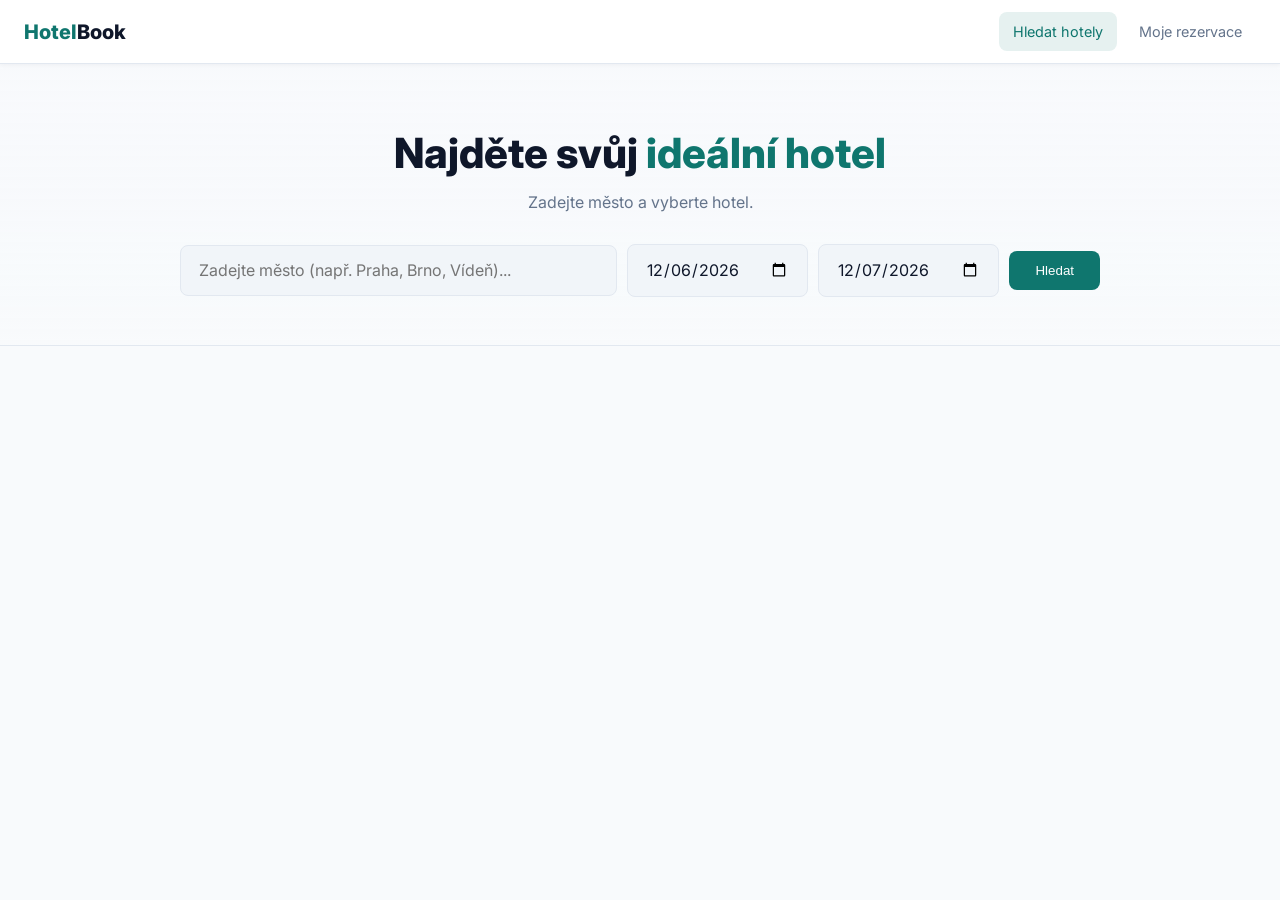
<file: index.html>
<!DOCTYPE html>
<html lang="cs">
<head>
  <meta charset="UTF-8">
  <meta name="viewport" content="width=device-width, initial-scale=1.0">
  <meta name="description" content="HotelBook – vyhledávejte hotely a rezervujte pokoje online">
  <meta name="theme-color" content="#0f172a">
  <title>HotelBook – Vyhledávání hotelů</title>
  <link rel="manifest" href="manifest.json">
  <link rel="icon" href="icons/icon-192.png" type="image/png">
  <link rel="preconnect" href="https://fonts.googleapis.com">
  <link href="https://fonts.googleapis.com/css2?family=Inter:wght@400;500;600;700;800&display=swap" rel="stylesheet">
  <link rel="stylesheet" href="css/style.css">
</head>
<body>
  <div class="offline-banner" id="offline-banner">
    Jste offline. Zobrazujeme uložená data.
  </div>
  <nav class="nav">
    <span class="nav-logo">Hotel<span>Book</span></span>
    <ul class="nav-links">
      <li><a href="index.html" class="active">Hledat hotely</a></li>
      <li><a href="reservations.html">Moje rezervace</a></li>
    </ul>
  </nav>
  <section class="hero">
    <h1 class="hero-title">Najděte svůj <span class="accent">ideální hotel</span></h1>
    <p class="hero-subtitle">Zadejte město a vyberte hotel.</p>
    <form class="search-form" id="search-form" autocomplete="off">
      <input
        type="text"
        class="form-input"
        id="search-input"
        placeholder="Zadejte město (např. Praha, Brno, Vídeň)..."
        aria-label="Zadejte město"
      >
      <input type="date" class="form-input date-input" id="checkin-input" aria-label="Datum příjezdu">
      <input type="date" class="form-input date-input" id="checkout-input" aria-label="Datum odjezdu">
      <button type="button" class="btn btn-primary" id="search-button">Hledat</button>
    </form>
    <div class="recent-searches" id="recent-searches" style="display:none"></div>
  </section>
  <div class="spinner-wrap" id="spinner" style="display:none">
    <div class="spinner"></div>
  </div>
  <div class="page-content" id="search-error" style="display:none">
    <div class="alert alert-error visible">
      <span class="error-msg"></span>
    </div>
  </div>
  <div class="page-content" id="no-results" style="display:none">
    <div class="empty-state">
      <h3>Žádné hotely nenalezeny</h3>
      <p>Pro <span class="no-results-query"></span> nebyly nalezeny žádné hotely. Zkuste jiné město.</p>
    </div>
  </div>
  <div class="map-info-bar" id="results-section" style="display:none">
    <div>
      <strong>Hotely v: <span id="results-query"></span></strong>
      <span class="text-muted" id="results-count"></span>
    </div>
    <div class="maps-actions">
      <a class="btn btn-outline btn-sm" id="maps-route-link" target="_blank" rel="noopener">Trasa</a>
    </div>
  </div>
  <main class="page-content" id="results-list" style="display:none">
    <div class="hotels-grid" id="hotel-results"></div>
  </main>
  <script src="script.js"></script>
</body>
</html>
</file>
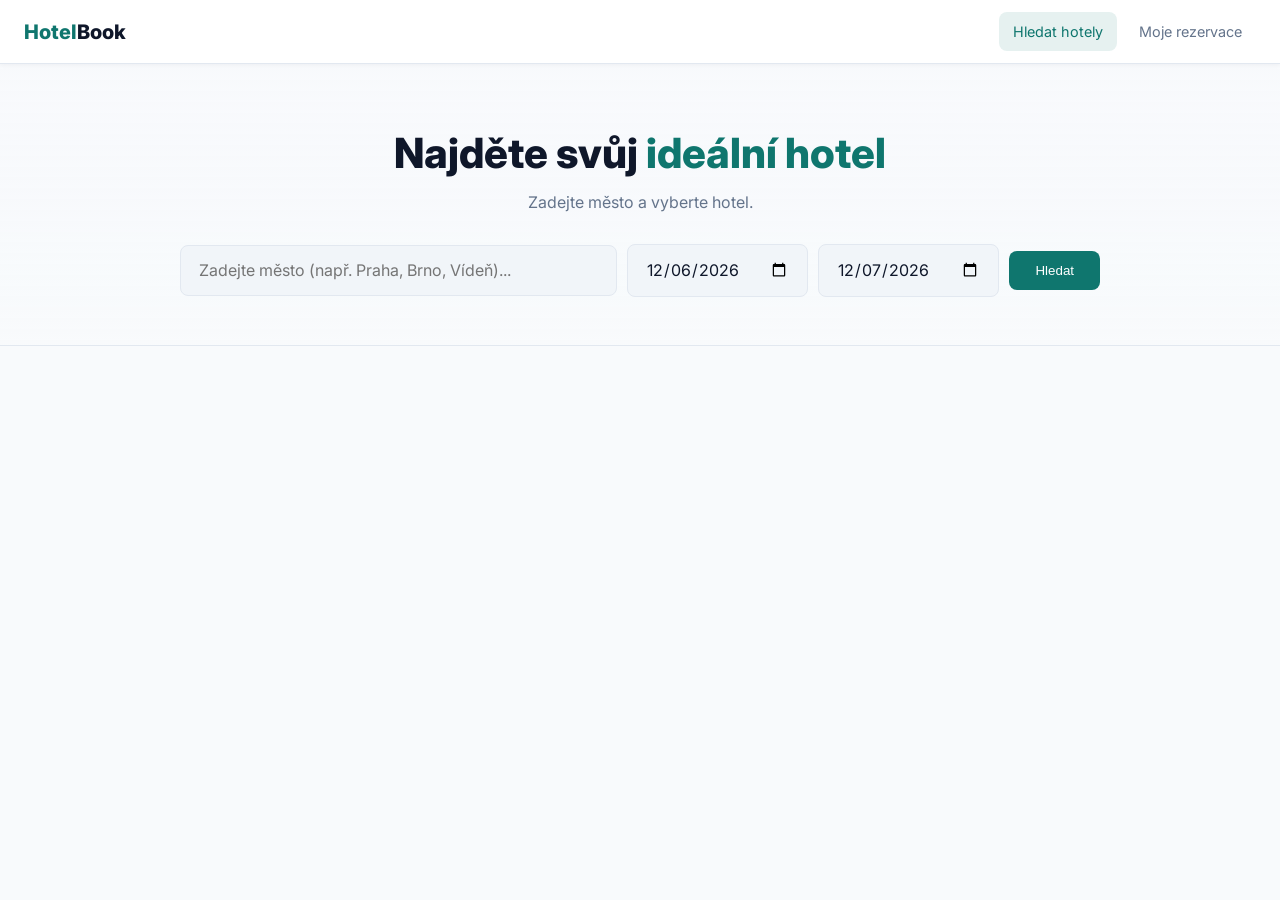
<file: hotel.html>
<!DOCTYPE html>
<html lang="cs">
<head>
  <meta charset="UTF-8">
  <meta name="viewport" content="width=device-width, initial-scale=1.0">
  <meta name="theme-color" content="#1a1a2e">
  <title>Detail hotelu – HotelBook</title>
  <link rel="manifest" href="manifest.json">
  <link rel="icon" href="icons/icon-192.png" type="image/png">
  <link rel="preconnect" href="https://fonts.googleapis.com">
  <link href="https://fonts.googleapis.com/css2?family=Inter:wght@400;500;600;700;800&display=swap" rel="stylesheet">
  <link rel="stylesheet" href="css/style.css">
</head>
<body>
  <div class="offline-banner" id="offline-banner">
    Jste offline. Zobrazujeme uložená data.
  </div>
  <nav class="nav">
    <a href="index.html" class="nav-logo">Hotel<span>Book</span></a>
    <ul class="nav-links">
      <li><a href="index.html">Hledat hotely</a></li>
      <li><a href="reservations.html">Moje rezervace</a></li>
    </ul>
  </nav>
  <div class="spinner-wrap" id="detail-spinner">
    <div class="spinner"></div>
  </div>
  <div id="detail-content" style="display:none">
    <div class="hotel-detail-header">
      <div class="container">
        <div class="breadcrumb">
          <a href="index.html">← Zpět na výsledky</a>
          &nbsp;/&nbsp;
          <span id="hotel-breadcrumb-name">Hotel</span>
        </div>
        <h1 class="hotel-name" id="hotel-name-title">Načítám...</h1>
        <div class="hotel-meta-row">
          <span id="hotel-address-header"></span>
        </div>
      </div>
    </div>
    <div class="page-content">
      <div class="success-banner" id="success-banner"></div>
      <div class="info-card" style="margin-bottom:20px">
        <div class="info-card-title">Informace o hotelu</div>
        <div class="info-row"><strong>Adresa</strong> <span id="info-address">—</span></div>
        <div class="info-row"><strong>Telefon</strong> <span id="info-phone">—</span></div>
        <div class="info-row"><strong>Web</strong> <span id="info-website">—</span></div>
        <div class="info-row"><strong>Mapy</strong> <span id="info-maps">—</span></div>
      </div>
      <div class="info-card" style="margin-bottom:20px">
        <div class="info-card-title">Zkontrolovat dostupnost</div>
        <div style="display:flex;gap:12px;flex-wrap:wrap;align-items:flex-end">
          <div class="form-group" style="margin:0;flex:1;min-width:140px">
            <label class="form-label" for="room-checkin">Příjezd</label>
            <input type="date" class="form-input" id="room-checkin">
          </div>
          <div class="form-group" style="margin:0;flex:1;min-width:140px">
            <label class="form-label" for="room-checkout">Odjezd</label>
            <input type="date" class="form-input" id="room-checkout">
          </div>
        </div>
      </div>
      <div>
        <h2 class="section-title">Dostupné pokoje</h2>
        <div id="rooms-list"></div>
      </div>
      <a href="reservations.html" class="btn btn-outline" style="display:inline-flex;margin-top:20px">
        Moje rezervace
      </a>
    </div>
  </div>
  <div class="modal-overlay" id="modal-overlay">
    <div class="modal" role="dialog" aria-modal="true" aria-labelledby="modal-title">
      <div class="modal-header">
        <span class="modal-title" id="modal-title">Rezervace pokoje</span>
        <button class="modal-close" id="modal-close" aria-label="Zavřít">&times;</button>
      </div>
      <div class="modal-body">
        <div style="background:var(--soft);border-radius:var(--r);padding:14px 16px;margin-bottom:20px;font-size:0.9rem">
          <div style="font-weight:700;font-size:1rem;margin-bottom:8px" id="modal-room-type"></div>
          <div style="color:var(--muted);margin-bottom:4px" id="modal-room-number"></div>
          <div style="display:flex;gap:16px;flex-wrap:wrap;margin-top:8px">
            <span><span id="modal-checkin"></span> – <span id="modal-checkout"></span></span>
            <span><span id="modal-nights"></span></span>
            <span class="price"><span id="modal-price"></span></span>
          </div>
        </div>
        <form id="booking-form" novalidate>
          <div class="form-group">
            <label class="form-label" for="modal-guest-name">Vaše jméno *</label>
            <input
              type="text"
              class="form-input"
              id="modal-guest-name"
              placeholder="Jan Novák"
              required
              autocomplete="name"
            >
          </div>
          <div class="alert alert-error" id="modal-error"></div>
          <button type="submit" class="btn btn-primary" style="width:100%;margin-top:4px">
            Potvrdit rezervaci
          </button>
        </form>
      </div>
    </div>
  </div>
  <script src="script.js"></script>
</body>
</html>
</file>
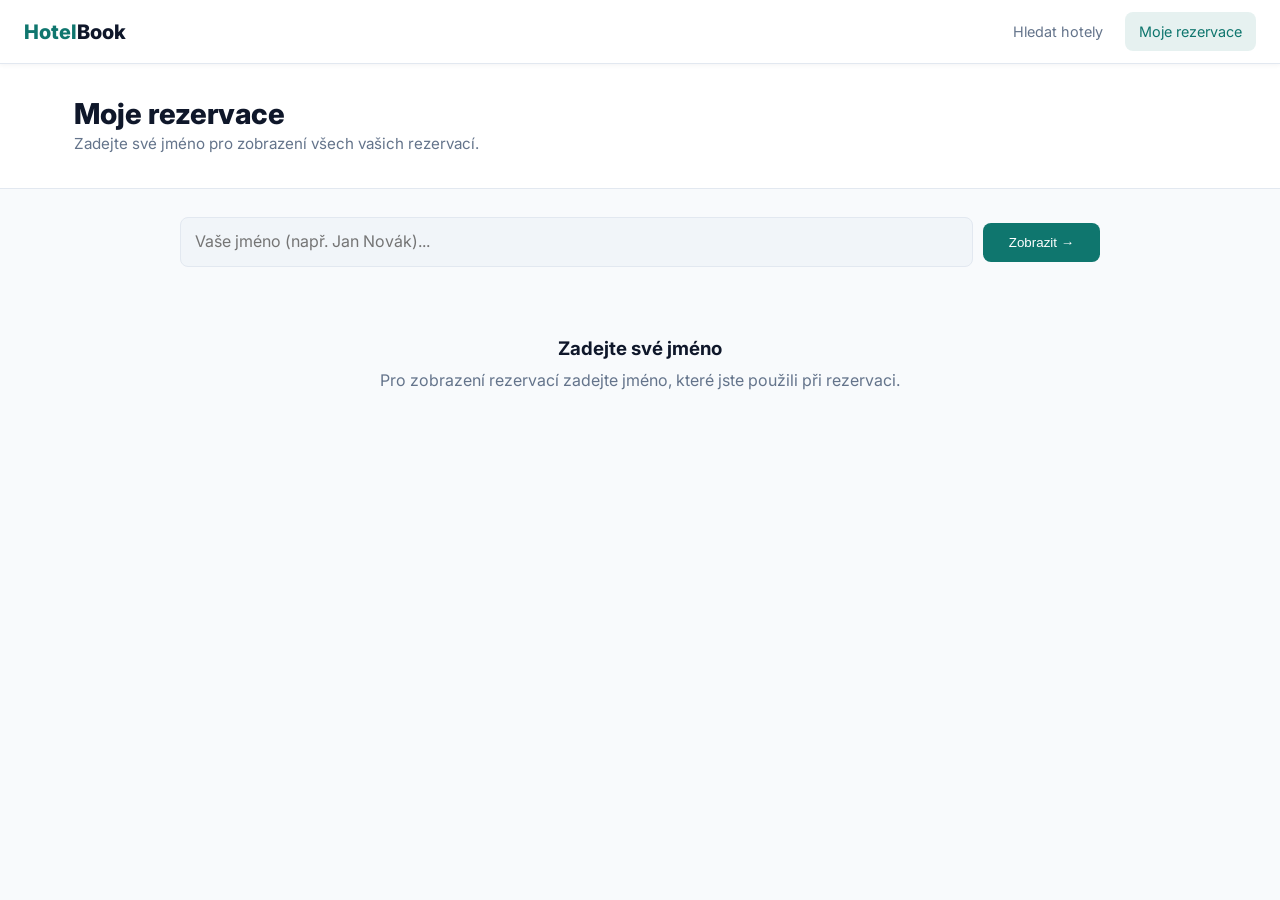
<file: reservations.html>
<!DOCTYPE html>
<html lang="cs">
<head>
  <meta charset="UTF-8">
  <meta name="viewport" content="width=device-width, initial-scale=1.0">
  <meta name="theme-color" content="#1a1a2e">
  <title>Moje rezervace – HotelBook</title>
  <link rel="manifest" href="manifest.json">
  <link rel="icon" href="icons/icon-192.png" type="image/png">
  <link rel="preconnect" href="https://fonts.googleapis.com">
  <link href="https://fonts.googleapis.com/css2?family=Inter:wght@400;500;600;700;800&display=swap" rel="stylesheet">
  <link rel="stylesheet" href="css/style.css">
</head>
<body>
  <div class="offline-banner" id="offline-banner">
    Jste offline. Rezervace jsou načteny z lokálního úložiště.
  </div>
  <nav class="nav">
    <a href="index.html" class="nav-logo">Hotel<span>Book</span></a>
    <ul class="nav-links">
      <li><a href="index.html">Hledat hotely</a></li>
      <li><a href="reservations.html" class="active">Moje rezervace</a></li>
    </ul>
  </nav>
  <div class="reservations-header">
    <div class="container">
      <h1>Moje rezervace</h1>
      <p>Zadejte své jméno pro zobrazení všech vašich rezervací.</p>
    </div>
  </div>
  <div class="page-content">
    <form class="name-search-form" id="name-search-form" autocomplete="off">
      <input
        type="text"
        class="form-input"
        id="guest-name-input"
        placeholder="Vaše jméno (např. Jan Novák)..."
        aria-label="Vaše jméno"
      >
      <button type="submit" class="btn btn-primary">Zobrazit →</button>
    </form>
    <p class="text-muted" id="reservations-count" style="margin-bottom:16px;font-size:0.9rem"></p>
    <div id="reservations-list">
      <div class="empty-state">
        <h3>Zadejte své jméno</h3>
        <p>Pro zobrazení rezervací zadejte jméno, které jste použili při rezervaci.</p>
      </div>
    </div>
  </div>
  <script src="script.js"></script>
</body>
</html>
</file>
<file: css/style.css>
*,*::before,*::after{box-sizing:border-box;margin:0;padding:0}
:root{
  --bg:#f8fafc;--card:#fff;--soft:#f1f5f9;--accent:#0f766e;--accent2:#115e59;
  --text:#0f172a;--muted:#64748b;--border:#e2e8f0;--error:#dc2626;--ok:#16a34a;
  --shadow:0 8px 28px rgba(15,23,42,.08);--nav:64px;--r:8px
}
html{font-size:16px;scroll-behavior:smooth}
body{min-height:100vh;background:var(--bg);color:var(--text);font-family:Inter,-apple-system,BlinkMacSystemFont,"Segoe UI",sans-serif;line-height:1.6}
a{color:var(--accent);text-decoration:none}
a:hover{color:var(--accent2)}
img{max-width:100%;display:block}
h1,h2,h3{line-height:1.25}
.text-muted{color:var(--muted)}
.text-success{color:var(--ok)}
.text-error{color:var(--error)}
.container,.page-content{max-width:1180px;margin:auto;padding:0 24px}
.page-content{padding-top:28px;padding-bottom:28px}
.nav{position:sticky;top:0;z-index:10;height:var(--nav);display:flex;align-items:center;gap:24px;padding:0 24px;background:var(--card);border-bottom:1px solid var(--border);box-shadow:0 1px 5px rgba(15,23,42,.05)}
.nav-logo{font-size:1.25rem;font-weight:800;color:var(--accent)}
.nav-logo span{color:var(--text)}
.nav-links{display:flex;gap:8px;margin-left:auto;list-style:none}
.nav-links a{display:block;padding:8px 14px;border-radius:var(--r);color:var(--muted);font-size:.9rem}
.nav-links a:hover,.nav-links a.active{background:rgba(15,118,110,.1);color:var(--accent)}
.offline-banner{display:none;padding:10px;text-align:center;background:var(--error);color:#fff;font-weight:600}
.offline-banner.visible{display:block}
.spinner-wrap{display:flex;justify-content:center;padding:56px}
.spinner{width:38px;height:38px;border:3px solid var(--border);border-top-color:var(--accent);border-radius:50%;animation:spin .8s linear infinite}
@keyframes spin{to{transform:rotate(360deg)}}
@media(max-width:650px){
  .container,.page-content{padding-left:16px;padding-right:16px}
  .nav{padding:0 12px;gap:8px}
  .nav-logo{font-size:1.05rem}
  .nav-links a{padding:6px 8px;font-size:.8rem}
}
.btn{display:inline-flex;align-items:center;justify-content:center;gap:8px;border:0;border-radius:var(--r);padding:10px 20px;font:600 .9rem inherit;cursor:pointer;white-space:nowrap}
.btn-primary{background:var(--accent);color:#fff}
.btn-primary:hover{background:var(--accent2);color:#fff}
.btn-outline{background:#fff;color:var(--accent);border:1px solid var(--accent)}
.btn-outline:hover{background:rgba(15,118,110,.08)}
.btn-danger{background:#fff;color:var(--error);border:1px solid var(--error)}
.btn-danger:hover{background:rgba(220,38,38,.08)}
.btn-sm{padding:7px 12px;font-size:.82rem}
.form-group{display:flex;flex-direction:column;gap:6px;margin-bottom:18px}
.form-label{font-size:.85rem;font-weight:600;color:var(--muted)}
.form-input,.form-select{width:100%;padding:11px 14px;border:1px solid var(--border);border-radius:var(--r);background:var(--soft);color:var(--text);font:inherit}
.form-input:focus,.form-select:focus{outline:0;border-color:var(--accent);box-shadow:0 0 0 3px rgba(15,118,110,.12)}
.alert{display:none;margin-bottom:18px;padding:14px 16px;border-radius:var(--r)}
.alert.visible{display:block}
.alert-error{background:#fef2f2;border:1px solid #fecaca;color:var(--error)}
.alert-info{background:rgba(15,118,110,.08);border:1px solid var(--border);color:var(--muted)}
.success-banner{display:none;margin-bottom:20px;padding:16px;border:1px solid rgba(22,163,74,.28);border-radius:var(--r);background:rgba(22,163,74,.1);color:var(--ok)}
.success-banner.visible{display:block}
.empty-state{text-align:center;padding:54px 20px;color:var(--muted)}
.empty-state h3{margin-bottom:8px;color:var(--text)}
.badge{display:inline-block;padding:4px 10px;border-radius:999px;font-size:.75rem;font-weight:700;text-transform:uppercase}
.badge-available{background:rgba(22,163,74,.12);color:var(--ok);border:1px solid rgba(22,163,74,.25)}
.badge-occupied,.badge-cancelled{background:rgba(100,116,139,.12);color:var(--muted);border:1px solid var(--border)}
.badge-confirmed{background:rgba(15,118,110,.1);color:var(--accent);border:1px solid rgba(15,118,110,.22)}
.price{font-size:1.05rem;font-weight:800;color:var(--accent)}
.price-night{font-size:.8rem;font-weight:400;color:var(--muted)}
.room-item,.reservation-card{display:flex;justify-content:space-between;gap:16px;margin-bottom:12px;padding:16px 18px;border:1px solid var(--border);border-radius:var(--r);background:var(--card);box-shadow:0 1px 5px rgba(15,23,42,.04)}
.room-item.occupied,.reservation-card.cancelled{opacity:.62}
.room-type,.reservation-hotel-name{font-weight:800}
.room-capacity,.reservation-details{color:var(--muted);font-size:.9rem}
.room-actions,.reservation-actions{display:flex;align-items:center;gap:12px;flex-wrap:wrap;justify-content:flex-end}
.reservation-details{display:flex;flex-direction:column;gap:3px;margin-top:4px}
.modal-overlay{position:fixed;inset:0;z-index:20;display:flex;align-items:center;justify-content:center;padding:16px;background:rgba(15,23,42,.5);opacity:0;pointer-events:none;transition:.2s}
.modal-overlay.open{opacity:1;pointer-events:auto}
.modal{width:min(500px,100%);max-height:90vh;overflow:auto;border-radius:12px;background:var(--card);box-shadow:0 20px 60px rgba(15,23,42,.25)}
.modal-header{display:flex;justify-content:space-between;align-items:center;padding:22px 24px 0}
.modal-title{font-weight:800;color:var(--accent)}
.modal-close{border:0;background:transparent;color:var(--muted);font-size:1.4rem;cursor:pointer}
.modal-body{padding:20px 24px 24px}
@media(max-width:650px){
  .room-item,.reservation-card{display:block}
  .room-actions,.reservation-actions{justify-content:flex-start;margin-top:12px}
  .btn{width:100%}
}
.hero{padding:64px 24px 48px;text-align:center;border-bottom:1px solid var(--border);background:linear-gradient(rgba(248,250,252,.84),rgba(248,250,252,.94)),url("https://images.unsplash.com/photo-1566073771259-6a8506099945?auto=format&fit=crop&w=1800&q=80") center/cover}
.hero-title{margin-bottom:10px;font-size:2.6rem;font-weight:800}
.hero-title .accent{color:var(--accent)}
.hero-subtitle{margin-bottom:28px;color:var(--muted)}
.search-form,.name-search-form{display:flex;gap:10px;max-width:920px;margin:auto;align-items:center}
.search-form .form-input{font-size:1rem;padding:12px 18px}
.search-form .date-input{flex:0 0 160px}
.search-form .btn,.name-search-form .btn{padding:12px 26px}
.recent-searches{display:flex;justify-content:center;gap:8px;flex-wrap:wrap;margin-top:14px}
.recent-chip{padding:5px 12px;border:1px solid var(--border);border-radius:999px;background:rgba(15,118,110,.08);color:var(--muted);font:inherit;cursor:pointer}
.recent-chip:hover{color:var(--accent);border-color:var(--accent)}
.map-info-bar{display:flex;justify-content:space-between;align-items:center;gap:16px;flex-wrap:wrap;padding:12px 24px;background:var(--card);border-bottom:1px solid var(--border)}
.maps-actions{display:flex;gap:10px;align-items:center}
.hotels-grid{display:grid;grid-template-columns:repeat(auto-fit,minmax(280px,1fr));gap:18px}
.hotel-card{display:flex;flex-direction:column;overflow:hidden;border:1px solid var(--border);border-radius:var(--r);background:var(--card);box-shadow:var(--shadow)}
.hotel-card-img{width:100%;height:170px;object-fit:cover;background:var(--soft)}
.hotel-card-img-empty{display:flex;align-items:center;justify-content:center;background:linear-gradient(135deg,#0f766e,#f97316);color:#fff;font-size:2rem;font-weight:800}
.hotel-card-body{display:flex;flex:1;flex-direction:column;gap:14px;padding:16px}
.hotel-card-top{display:flex;gap:12px;align-items:flex-start}
.hotel-card-top h2{margin-bottom:4px;font-size:1rem}
.hotel-card-top p,.hotel-card-meta{color:var(--muted);font-size:.86rem}
.hotel-number{display:inline-flex;align-items:center;justify-content:center;flex:0 0 28px;width:28px;height:28px;border-radius:999px;background:var(--accent);color:#fff;font-weight:800}
.hotel-card-meta,.hotel-card-actions{display:flex;justify-content:space-between;align-items:center;gap:10px;flex-wrap:wrap}
.hotel-card-meta{margin-top:auto}
.hotel-detail-header,.reservations-header{padding:32px 24px;background:var(--card);border-bottom:1px solid var(--border)}
.breadcrumb{margin-bottom:12px;color:var(--muted);font-size:.85rem}
.hotel-name,.reservations-header h1{font-size:1.8rem;font-weight:800}
.hotel-meta-row,.reservations-header p{color:var(--muted);font-size:.95rem}
.info-card{margin-bottom:20px;padding:20px;border:1px solid var(--border);border-radius:var(--r);background:var(--card);box-shadow:0 1px 5px rgba(15,23,42,.04)}
.info-card-title{margin-bottom:12px;color:var(--accent);font-size:.82rem;font-weight:800;text-transform:uppercase}
.info-row{display:flex;gap:10px;margin-bottom:9px;color:var(--muted)}
.info-row strong{min-width:72px;color:var(--text)}
.section-title{margin-bottom:14px;padding-bottom:10px;border-bottom:1px solid var(--border);font-size:1.1rem}
@media(max-width:800px){
  .hero-title{font-size:1.8rem}
  .search-form,.name-search-form{flex-direction:column}
  .search-form .date-input{flex:auto}
}
</file>
